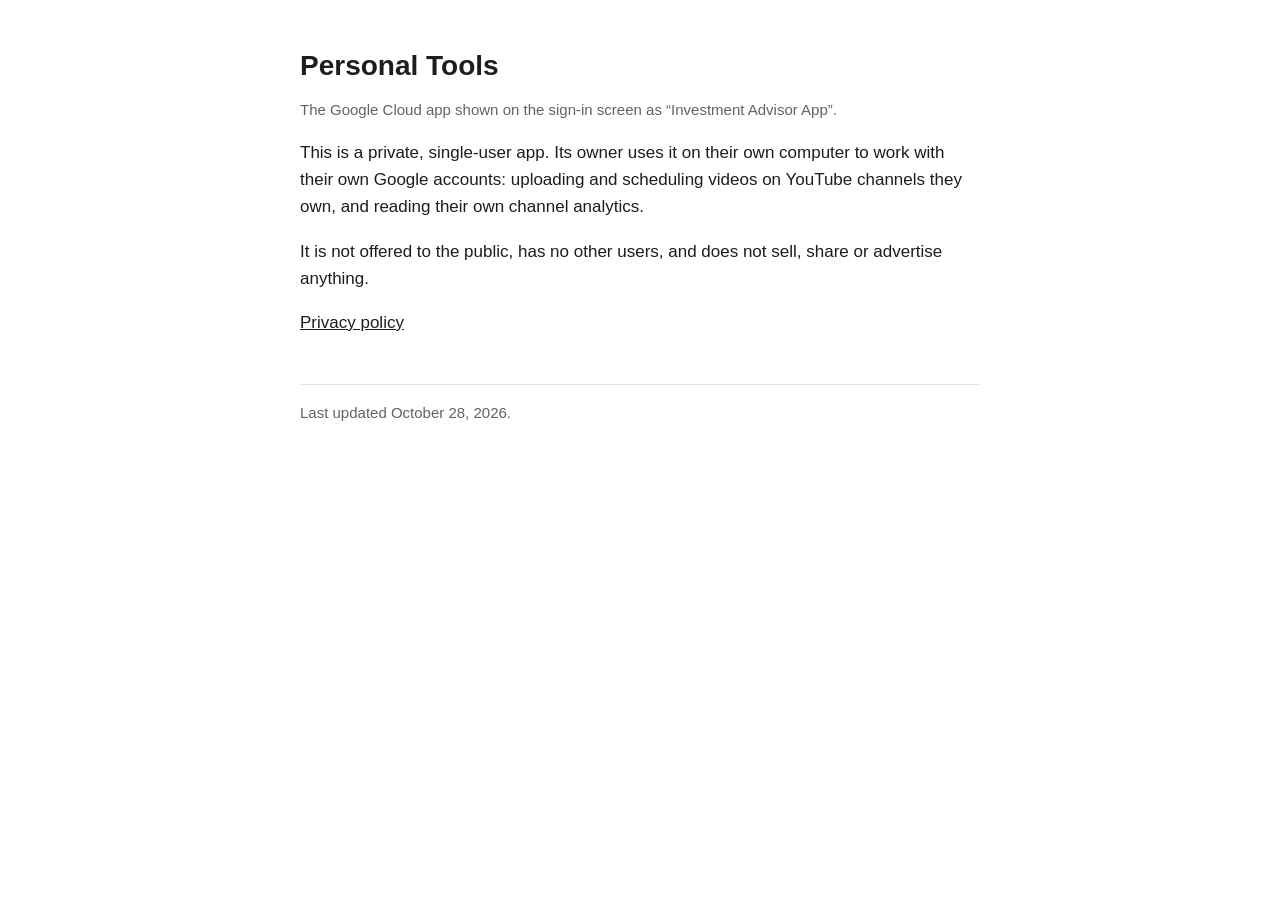
<file: index.html>
<!doctype html>
<html lang="en">
<head>
<meta charset="utf-8">
<meta name="viewport" content="width=device-width, initial-scale=1">
<title>Personal Tools</title>
<link rel="stylesheet" href="style.css">
</head>
<body>
<main>
<h1>Personal Tools</h1>
<p class="muted">The Google Cloud app shown on the sign-in screen as “Investment Advisor App”.</p>
<p>This is a private, single-user app. Its owner uses it on their own computer to work with their own Google accounts:
uploading and scheduling videos on YouTube channels they own, and reading their own channel analytics.</p>
<p>It is not offered to the public, has no other users, and does not sell, share or advertise anything.</p>
<p><a href="privacy.html">Privacy policy</a></p>
<footer class="muted">Last updated October 28, 2026.</footer>
</main>
</body>
</html>
</file>
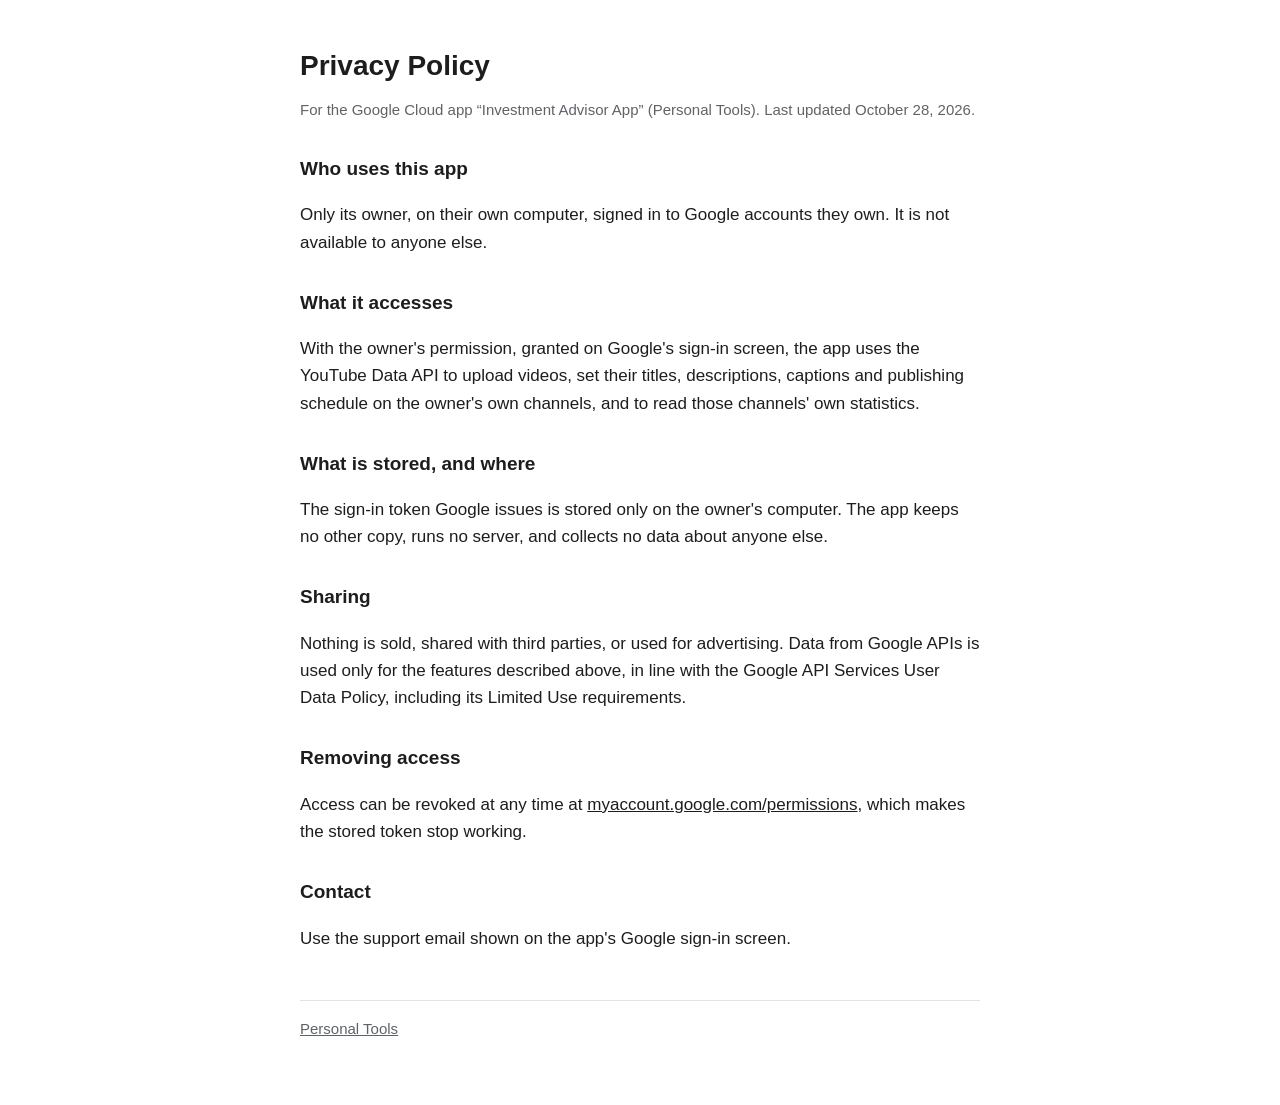
<file: privacy.html>
<!doctype html>
<html lang="en">
<head>
<meta charset="utf-8">
<meta name="viewport" content="width=device-width, initial-scale=1">
<title>Privacy Policy</title>
<link rel="stylesheet" href="style.css">
</head>
<body>
<main>
<h1>Privacy Policy</h1>
<p class="muted">For the Google Cloud app “Investment Advisor App” (Personal Tools). Last updated October 28, 2026.</p>

<h2>Who uses this app</h2>
<p>Only its owner, on their own computer, signed in to Google accounts they own. It is not available to anyone else.</p>

<h2>What it accesses</h2>
<p>With the owner's permission, granted on Google's sign-in screen, the app uses the YouTube Data API to upload videos,
set their titles, descriptions, captions and publishing schedule on the owner's own channels, and to read those
channels' own statistics.</p>

<h2>What is stored, and where</h2>
<p>The sign-in token Google issues is stored only on the owner's computer. The app keeps no other copy, runs no
server, and collects no data about anyone else.</p>

<h2>Sharing</h2>
<p>Nothing is sold, shared with third parties, or used for advertising. Data from Google APIs is used only for the
features described above, in line with the Google API Services User Data Policy, including its Limited Use
requirements.</p>

<h2>Removing access</h2>
<p>Access can be revoked at any time at <a href="https://myaccount.google.com/permissions">myaccount.google.com/permissions</a>,
which makes the stored token stop working.</p>

<h2>Contact</h2>
<p>Use the support email shown on the app's Google sign-in screen.</p>

<footer class="muted"><a href="index.html">Personal Tools</a></footer>
</main>
</body>
</html>
</file>
<file: style.css>
:root { --bg: #ffffff; --fg: #1d1d1f; --muted: #5f6368; --line: #e3e3e3; }
@media (prefers-color-scheme: dark) { :root { --bg: #121212; --fg: #ececec; --muted: #a0a0a0; --line: #2c2c2c; } }
body { margin: 0; background: var(--bg); color: var(--fg); font: 17px/1.6 -apple-system, BlinkMacSystemFont, "Segoe UI", Roboto, sans-serif; }
main { max-width: 680px; margin: 0 auto; padding: 48px 16px 64px; }
h1 { font-size: 28px; line-height: 1.25; margin: 0 0 8px; }
h2 { font-size: 19px; margin: 32px 0 8px; }
p, li { color: var(--fg); }
.muted { color: var(--muted); font-size: 15px; }
footer { margin-top: 48px; padding-top: 16px; border-top: 1px solid var(--line); }
a { color: inherit; }
</file>
